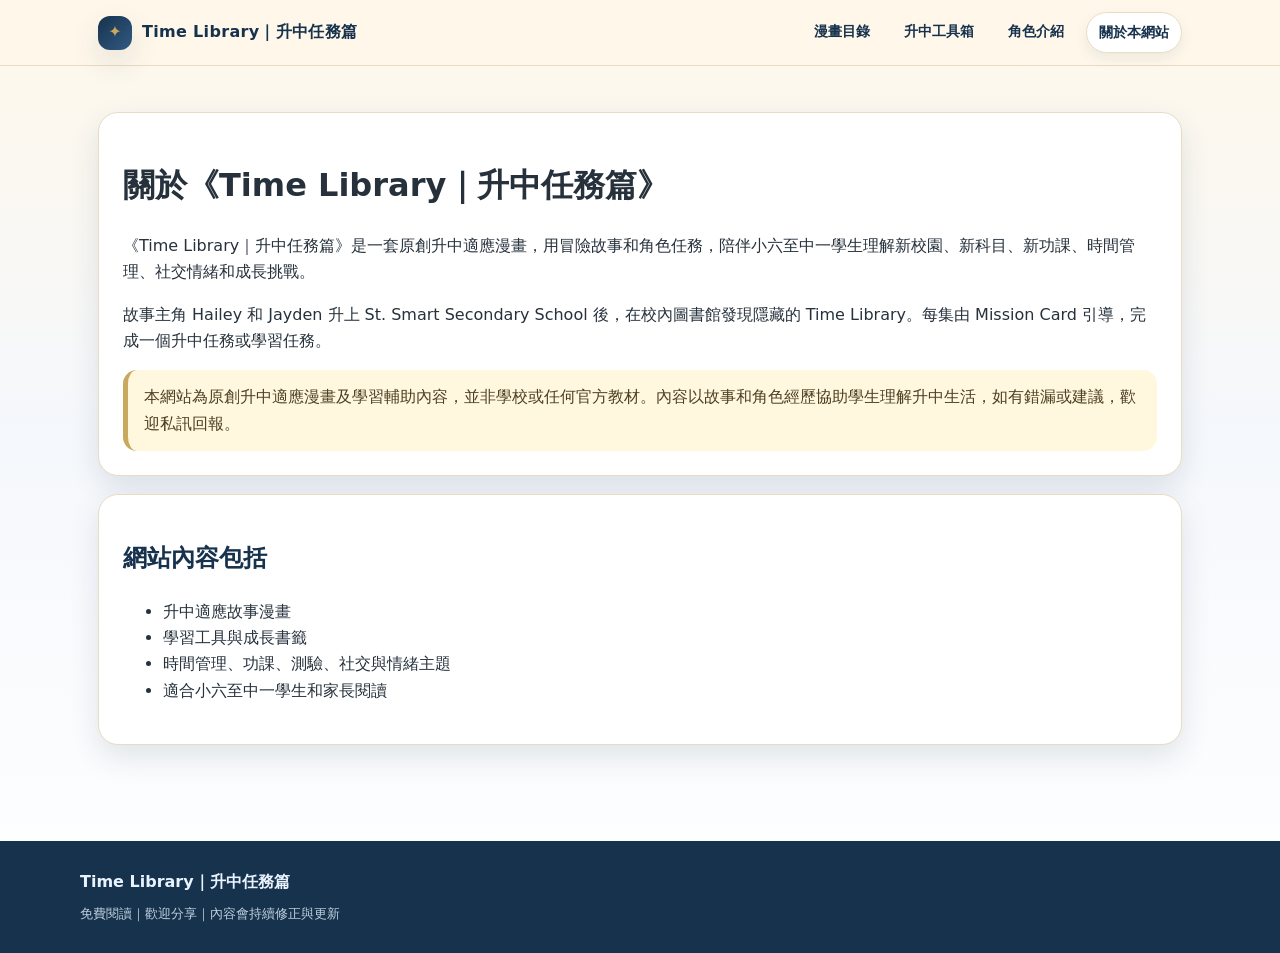
<file: about.html>
<!doctype html>
<html lang="zh-Hant"><head><meta charset="utf-8"><meta name="viewport" content="width=device-width, initial-scale=1"><title>關於本網站｜Time Library｜升中任務篇</title><link rel="stylesheet" href="css/style.css"></head><body>
<header class="site-header"><nav class="nav"><a class="brand" href="index.html"><span class="brand-mark">✦</span><span>Time Library｜升中任務篇</span></a><div class="nav-links"><a href="index.html">漫畫目錄</a><a href="tools.html">升中工具箱</a><a href="characters.html">角色介紹</a><a class="active" href="about.html">關於本網站</a></div></nav></header>
<main class="container"><div class="content-card"><h1>關於《Time Library｜升中任務篇》</h1><p>《Time Library｜升中任務篇》是一套原創升中適應漫畫，用冒險故事和角色任務，陪伴小六至中一學生理解新校園、新科目、新功課、時間管理、社交情緒和成長挑戰。</p><p>故事主角 Hailey 和 Jayden 升上 St. Smart Secondary School 後，在校內圖書館發現隱藏的 Time Library。每集由 Mission Card 引導，完成一個升中任務或學習任務。</p><div class="notice">本網站為原創升中適應漫畫及學習輔助內容，並非學校或任何官方教材。內容以故事和角色經歷協助學生理解升中生活，如有錯漏或建議，歡迎私訊回報。</div></div><div class="content-card"><h2>網站內容包括</h2><ul><li>升中適應故事漫畫</li><li>學習工具與成長書籤</li><li>時間管理、功課、測驗、社交與情緒主題</li><li>適合小六至中一學生和家長閱讀</li></ul></div></main><footer class="footer"><div class="footer-inner"><strong>Time Library｜升中任務篇</strong><small>免費閱讀｜歡迎分享｜內容會持續修正與更新</small></div></footer></body></html>
</file>
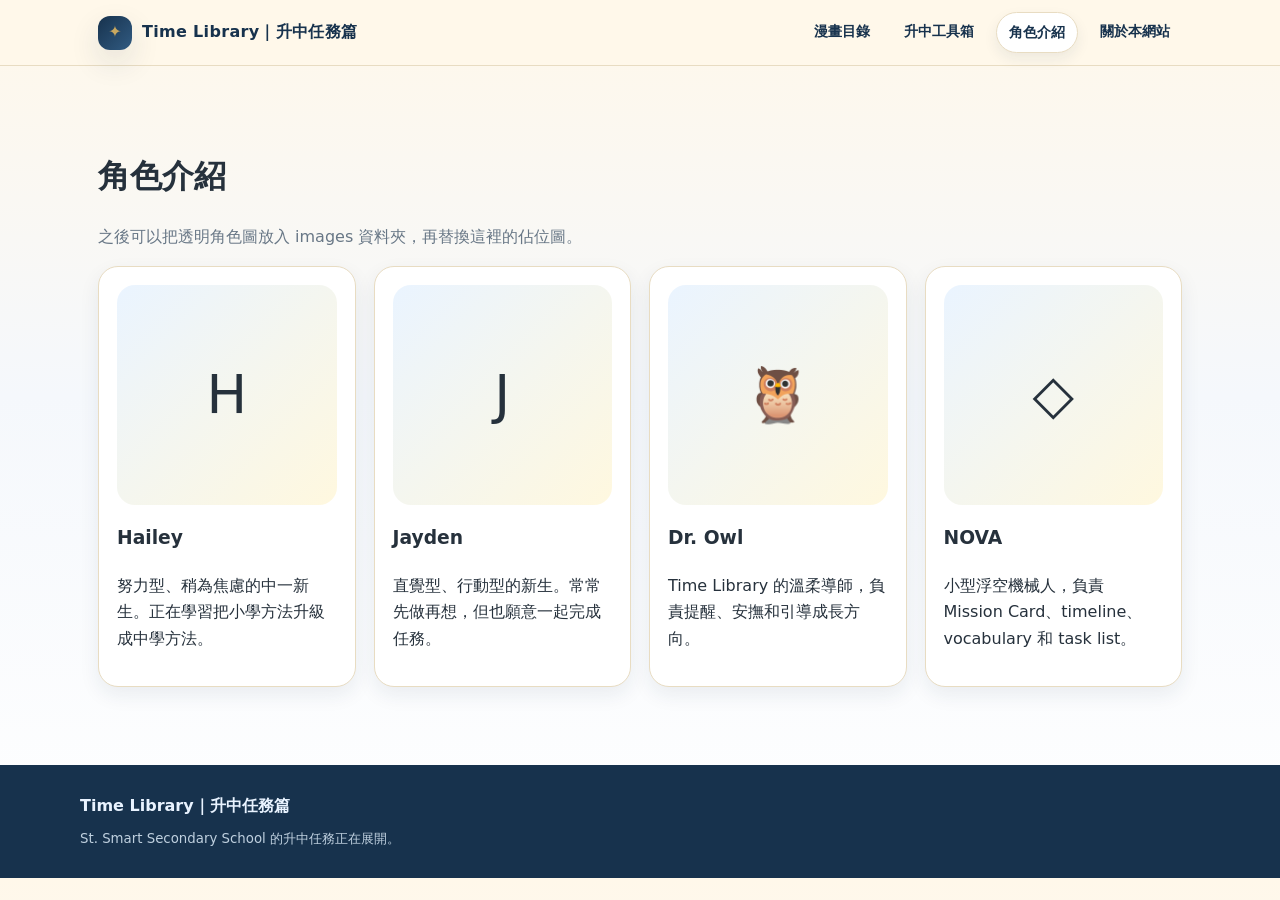
<file: characters.html>
<!doctype html>
<html lang="zh-Hant"><head><meta charset="utf-8"><meta name="viewport" content="width=device-width, initial-scale=1"><title>角色介紹｜Time Library｜升中任務篇</title><link rel="stylesheet" href="css/style.css"></head><body>
<header class="site-header"><nav class="nav"><a class="brand" href="index.html"><span class="brand-mark">✦</span><span>Time Library｜升中任務篇</span></a><div class="nav-links"><a href="index.html">漫畫目錄</a><a href="tools.html">升中工具箱</a><a class="active" href="characters.html">角色介紹</a><a href="about.html">關於本網站</a></div></nav></header>
<main class="container"><div class="section-title"><div><h1>角色介紹</h1><p>之後可以把透明角色圖放入 images 資料夾，再替換這裡的佔位圖。</p></div></div><div class="character-grid">
<div class="character"><div class="avatar">H</div><h3>Hailey</h3><p>努力型、稍為焦慮的中一新生。正在學習把小學方法升級成中學方法。</p></div>
<div class="character"><div class="avatar">J</div><h3>Jayden</h3><p>直覺型、行動型的新生。常常先做再想，但也願意一起完成任務。</p></div>
<div class="character"><div class="avatar">🦉</div><h3>Dr. Owl</h3><p>Time Library 的溫柔導師，負責提醒、安撫和引導成長方向。</p></div>
<div class="character"><div class="avatar">◇</div><h3>NOVA</h3><p>小型浮空機械人，負責 Mission Card、timeline、vocabulary 和 task list。</p></div>
</div></main><footer class="footer"><div class="footer-inner"><strong>Time Library｜升中任務篇</strong><small>St. Smart Secondary School 的升中任務正在展開。</small></div></footer></body></html>
</file>
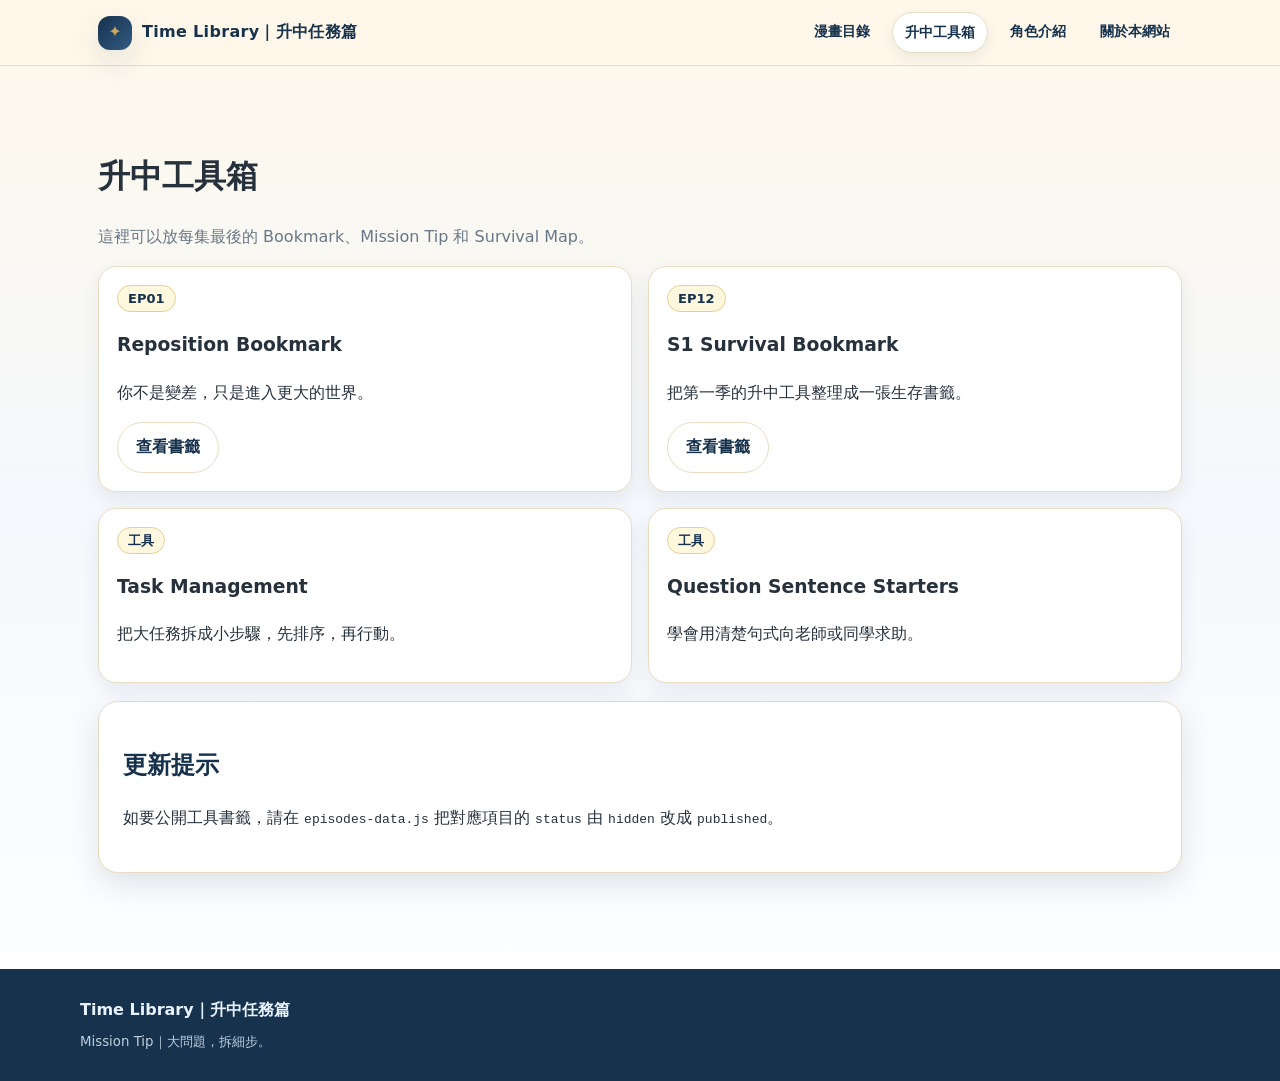
<file: tools.html>
<!doctype html>
<html lang="zh-Hant"><head><meta charset="utf-8"><meta name="viewport" content="width=device-width, initial-scale=1"><title>升中工具箱｜Time Library｜升中任務篇</title><link rel="stylesheet" href="css/style.css"></head><body>
<header class="site-header"><nav class="nav"><a class="brand" href="index.html"><span class="brand-mark">✦</span><span>Time Library｜升中任務篇</span></a><div class="nav-links"><a href="index.html">漫畫目錄</a><a class="active" href="tools.html">升中工具箱</a><a href="characters.html">角色介紹</a><a href="about.html">關於本網站</a></div></nav></header>
<main class="container"><div class="section-title"><div><h1>升中工具箱</h1><p>這裡可以放每集最後的 Bookmark、Mission Tip 和 Survival Map。</p></div></div><div class="tool-list">
<div class="tool-item"><span class="badge">EP01</span><h3>Reposition Bookmark</h3><p>你不是變差，只是進入更大的世界。</p><a class="btn secondary" href="reader.html?ep=bookmark-ep01">查看書籤</a></div>
<div class="tool-item"><span class="badge">EP12</span><h3>S1 Survival Bookmark</h3><p>把第一季的升中工具整理成一張生存書籤。</p><a class="btn secondary" href="reader.html?ep=survival-bookmark">查看書籤</a></div>
<div class="tool-item"><span class="badge">工具</span><h3>Task Management</h3><p>把大任務拆成小步驟，先排序，再行動。</p></div>
<div class="tool-item"><span class="badge">工具</span><h3>Question Sentence Starters</h3><p>學會用清楚句式向老師或同學求助。</p></div>
</div><div class="content-card"><h2>更新提示</h2><p>如要公開工具書籤，請在 <code>episodes-data.js</code> 把對應項目的 <code>status</code> 由 <code>hidden</code> 改成 <code>published</code>。</p></div></main><footer class="footer"><div class="footer-inner"><strong>Time Library｜升中任務篇</strong><small>Mission Tip｜大問題，拆細步。</small></div></footer></body></html>
</file>
<file: css/style.css>
:root{
  --navy:#17324d;
  --navy-2:#274968;
  --gold:#c9a85f;
  --cream:#fff8ea;
  --paper:#fffdf7;
  --blue:#eaf4ff;
  --line:#e8dcc2;
  --text:#26313c;
  --muted:#687786;
  --shadow:0 12px 30px rgba(23,50,77,.12);
  --radius:20px;
}
*{box-sizing:border-box}
html{scroll-behavior:smooth}
body{margin:0;font-family:system-ui,-apple-system,BlinkMacSystemFont,"Noto Sans TC","Microsoft JhengHei",sans-serif;background:linear-gradient(180deg,var(--cream),#f5f8fc 45%,#fff);color:var(--text);line-height:1.65}
a{color:inherit;text-decoration:none} img{max-width:100%;display:block}.site-header{position:sticky;top:0;z-index:50;background:rgba(255,248,234,.92);backdrop-filter:blur(12px);border-bottom:1px solid var(--line)}.nav{max-width:1120px;margin:auto;padding:12px 18px;display:flex;align-items:center;gap:18px}.brand{display:flex;align-items:center;gap:10px;font-weight:800;color:var(--navy);letter-spacing:.02em}.brand-mark{width:34px;height:34px;border-radius:12px;background:linear-gradient(135deg,var(--navy),#315b82);color:var(--gold);display:grid;place-items:center;box-shadow:var(--shadow)}.nav-links{margin-left:auto;display:flex;gap:10px;flex-wrap:wrap}.nav-links a{padding:8px 12px;border-radius:999px;color:var(--navy);font-weight:700;font-size:14px}.nav-links a:hover,.nav-links a.active{background:#fff;border:1px solid var(--line);box-shadow:0 6px 14px rgba(23,50,77,.08)}.container{max-width:1120px;margin:auto;padding:28px 18px}.hero{display:grid;grid-template-columns:1.05fr .95fr;gap:24px;align-items:center;padding:34px;border:1px solid var(--line);border-radius:30px;background:radial-gradient(circle at 80% 20%,rgba(201,168,95,.25),transparent 28%),linear-gradient(135deg,#fffaf0,#eef7ff);box-shadow:var(--shadow);overflow:hidden}.hero h1{font-size:clamp(38px,7vw,78px);line-height:.95;margin:8px 0;color:var(--navy);letter-spacing:-.04em}.hero .subtitle{font-size:clamp(20px,3vw,34px);font-weight:800;color:var(--gold);margin:0}.hero p{font-size:18px;color:#405064}.hero-art{min-height:300px;border-radius:28px;border:1px solid rgba(201,168,95,.35);background:linear-gradient(160deg,#213d5e,#e9f4ff 62%,#fffaf0);position:relative;overflow:hidden}.hero-art:before{content:"";position:absolute;inset:26px;border:2px solid rgba(255,255,255,.55);border-radius:22px}.hero-art:after{content:"Time Library";position:absolute;right:-30px;bottom:20px;font-size:58px;font-weight:900;color:rgba(255,255,255,.42);transform:rotate(-8deg)}.mission-card{position:absolute;left:28px;bottom:28px;background:rgba(255,253,247,.92);border:1px solid var(--line);border-radius:18px;padding:16px;box-shadow:var(--shadow);max-width:300px}.mission-card b{color:var(--navy)}.btn-row{display:flex;gap:12px;flex-wrap:wrap;margin-top:18px}.btn{display:inline-flex;align-items:center;justify-content:center;gap:8px;background:var(--navy);color:#fff;border-radius:999px;padding:11px 18px;font-weight:800;border:1px solid var(--navy);cursor:pointer}.btn.secondary{background:#fff;color:var(--navy);border-color:var(--line)}.section-title{display:flex;align-items:end;justify-content:space-between;gap:14px;margin:34px 0 16px}.section-title h2{margin:0;color:var(--navy);font-size:30px}.section-title p{margin:0;color:var(--muted)}.controls{display:grid;grid-template-columns:1fr auto;gap:12px;margin:18px 0}.search{width:100%;padding:13px 16px;border-radius:16px;border:1px solid var(--line);background:#fff;font-size:16px}.filters{display:flex;gap:8px;flex-wrap:wrap}.filter-btn{border:1px solid var(--line);background:#fff;color:var(--navy);border-radius:999px;padding:10px 14px;font-weight:800;cursor:pointer}.filter-btn.active{background:var(--navy);color:#fff;border-color:var(--navy)}.grid{display:grid;grid-template-columns:repeat(3,minmax(0,1fr));gap:18px}.card{background:var(--paper);border:1px solid var(--line);border-radius:var(--radius);padding:18px;box-shadow:0 8px 20px rgba(23,50,77,.08);display:flex;flex-direction:column;gap:10px}.card:hover{transform:translateY(-2px);box-shadow:var(--shadow);transition:.2s}.badge{align-self:flex-start;border:1px solid rgba(201,168,95,.5);background:#fff8df;color:var(--navy);font-weight:900;border-radius:999px;padding:5px 10px;font-size:13px}.card h3{margin:0;color:var(--navy);font-size:21px;line-height:1.3}.meta{color:var(--muted);font-size:14px}.tags{display:flex;gap:6px;flex-wrap:wrap;margin-top:auto}.tag{font-size:12px;background:var(--blue);color:var(--navy);border-radius:999px;padding:4px 8px}.footer{margin-top:50px;padding:28px 18px;background:var(--navy);color:#e9f3ff}.footer-inner{max-width:1120px;margin:auto;display:grid;gap:8px}.footer small{color:#bfd0df}.reader-shell{max-width:980px;margin:auto;padding:24px 18px}.reader-top{display:flex;align-items:center;justify-content:space-between;gap:16px;margin-bottom:16px;flex-wrap:wrap}.reader-title h1{margin:0;color:var(--navy);font-size:26px}.reader-title p{margin:2px 0 0;color:var(--muted)}.reader-controls{display:flex;gap:8px;flex-wrap:wrap}.page-list{display:grid;gap:18px}.comic-page{background:#fff;border:1px solid var(--line);border-radius:18px;box-shadow:var(--shadow);overflow:hidden}.comic-page img{width:100%;height:auto;background:#f0f4f8}.page-caption{padding:10px 14px;color:var(--muted);font-weight:700}.missing-page{min-height:360px;display:grid;place-items:center;text-align:center;padding:30px;background:linear-gradient(135deg,#fffaf0,#eef7ff);color:var(--muted)}.character-grid{display:grid;grid-template-columns:repeat(4,minmax(0,1fr));gap:18px}.character{background:#fff;border:1px solid var(--line);border-radius:var(--radius);padding:18px;box-shadow:0 8px 20px rgba(23,50,77,.08)}.avatar{aspect-ratio:1;border-radius:18px;background:linear-gradient(135deg,#eaf4ff,#fff8df);display:grid;place-items:center;font-size:54px;margin-bottom:12px}.content-card{background:#fff;border:1px solid var(--line);border-radius:var(--radius);padding:24px;box-shadow:var(--shadow);margin:18px 0}.content-card h2,.content-card h3{color:var(--navy)}.notice{border-left:5px solid var(--gold);background:#fff8df;padding:14px 16px;border-radius:14px;color:#4d3f22}.tool-list{display:grid;grid-template-columns:repeat(2,minmax(0,1fr));gap:16px}.tool-item{background:#fff;border:1px solid var(--line);border-radius:18px;padding:18px;box-shadow:0 8px 20px rgba(23,50,77,.08)}
@media(max-width:800px){.hero{grid-template-columns:1fr;padding:22px}.grid{grid-template-columns:1fr}.controls{grid-template-columns:1fr}.character-grid{grid-template-columns:1fr 1fr}.tool-list{grid-template-columns:1fr}.nav{align-items:flex-start;flex-direction:column}.nav-links{margin-left:0}.hero-art{min-height:240px}.reader-top{align-items:flex-start}}
@media(max-width:480px){.character-grid{grid-template-columns:1fr}.hero h1{font-size:42px}.container{padding:20px 14px}.reader-shell{padding:16px 10px}.card{padding:15px}}



/* Homepage image banner update v5: mobile compact no blank gap */
.hero-banner{
  position:relative;
  border-radius:30px;
  overflow:hidden;
  border:1px solid var(--line);
  background:#fffaf0;
  box-shadow:var(--shadow);
  margin-bottom:28px;
}
.hero-banner picture,
.hero-banner img{
  display:block;
  width:100%;
}
.hero-banner img{
  height:auto;
  object-fit:contain;
}
.hero-banner-actions{
  position:absolute;
  left:28px;
  bottom:24px;
  display:flex;
  gap:12px;
  flex-wrap:wrap;
  z-index:2;
}
.hero-banner-actions .btn.secondary{
  background:rgba(255,255,255,.92);
  backdrop-filter:blur(8px);
}

@media(max-width:800px){
  .hero-banner{
    border-radius:24px;
    margin:8px 0 26px;
    background:#fffaf0;
  }
  .hero-banner img{
    width:100%;
    height:auto;
    max-height:none;
    object-fit:contain;
    object-position:center center;
  }
  .hero-banner-actions{
    position:static;
    padding:12px;
    background:linear-gradient(180deg,#fffaf0,#ffffff);
    border-top:1px solid var(--line);
  }
  .hero-banner-actions .btn{
    flex:1 1 130px;
    min-height:44px;
  }
}

@media(max-width:480px){
  .hero-banner{
    border-radius:20px;
  }
}


/* Reader episode navigation + cleaner episode cards v6 */
.card .btn.secondary{
  margin-top:auto;
}
.episode-nav{
  display:flex;
  justify-content:center;
  align-items:center;
  gap:10px;
  flex-wrap:wrap;
}
.reader-top{
  background:rgba(255,253,247,.78);
  border:1px solid var(--line);
  border-radius:22px;
  padding:18px;
  box-shadow:0 8px 20px rgba(23,50,77,.06);
}
.reader-title{
  display:grid;
  gap:6px;
}
.reader-title .badge{
  width:max-content;
}
.btn.disabled{
  opacity:.45;
  pointer-events:none;
  cursor:not-allowed;
}
.reader-bottom-nav{
  display:flex;
  justify-content:center;
  align-items:center;
  gap:12px;
  flex-wrap:wrap;
  padding:18px 0 4px;
}
.reader-bottom-nav .episode-nav{
  flex:1 1 auto;
}
.top-caption{
  border-bottom:1px solid var(--line);
  background:#fffaf0;
}

@media(max-width:800px){
  .reader-top{
    display:grid;
    gap:14px;
  }
  .episode-nav{
    width:100%;
  }
  .episode-nav .btn,
  .episode-nav .btn.disabled{
    flex:1 1 100px;
    min-height:42px;
    padding-left:12px;
    padding-right:12px;
    font-size:14px;
  }
  .reader-bottom-nav > .btn{
    width:100%;
  }
}
</file>
